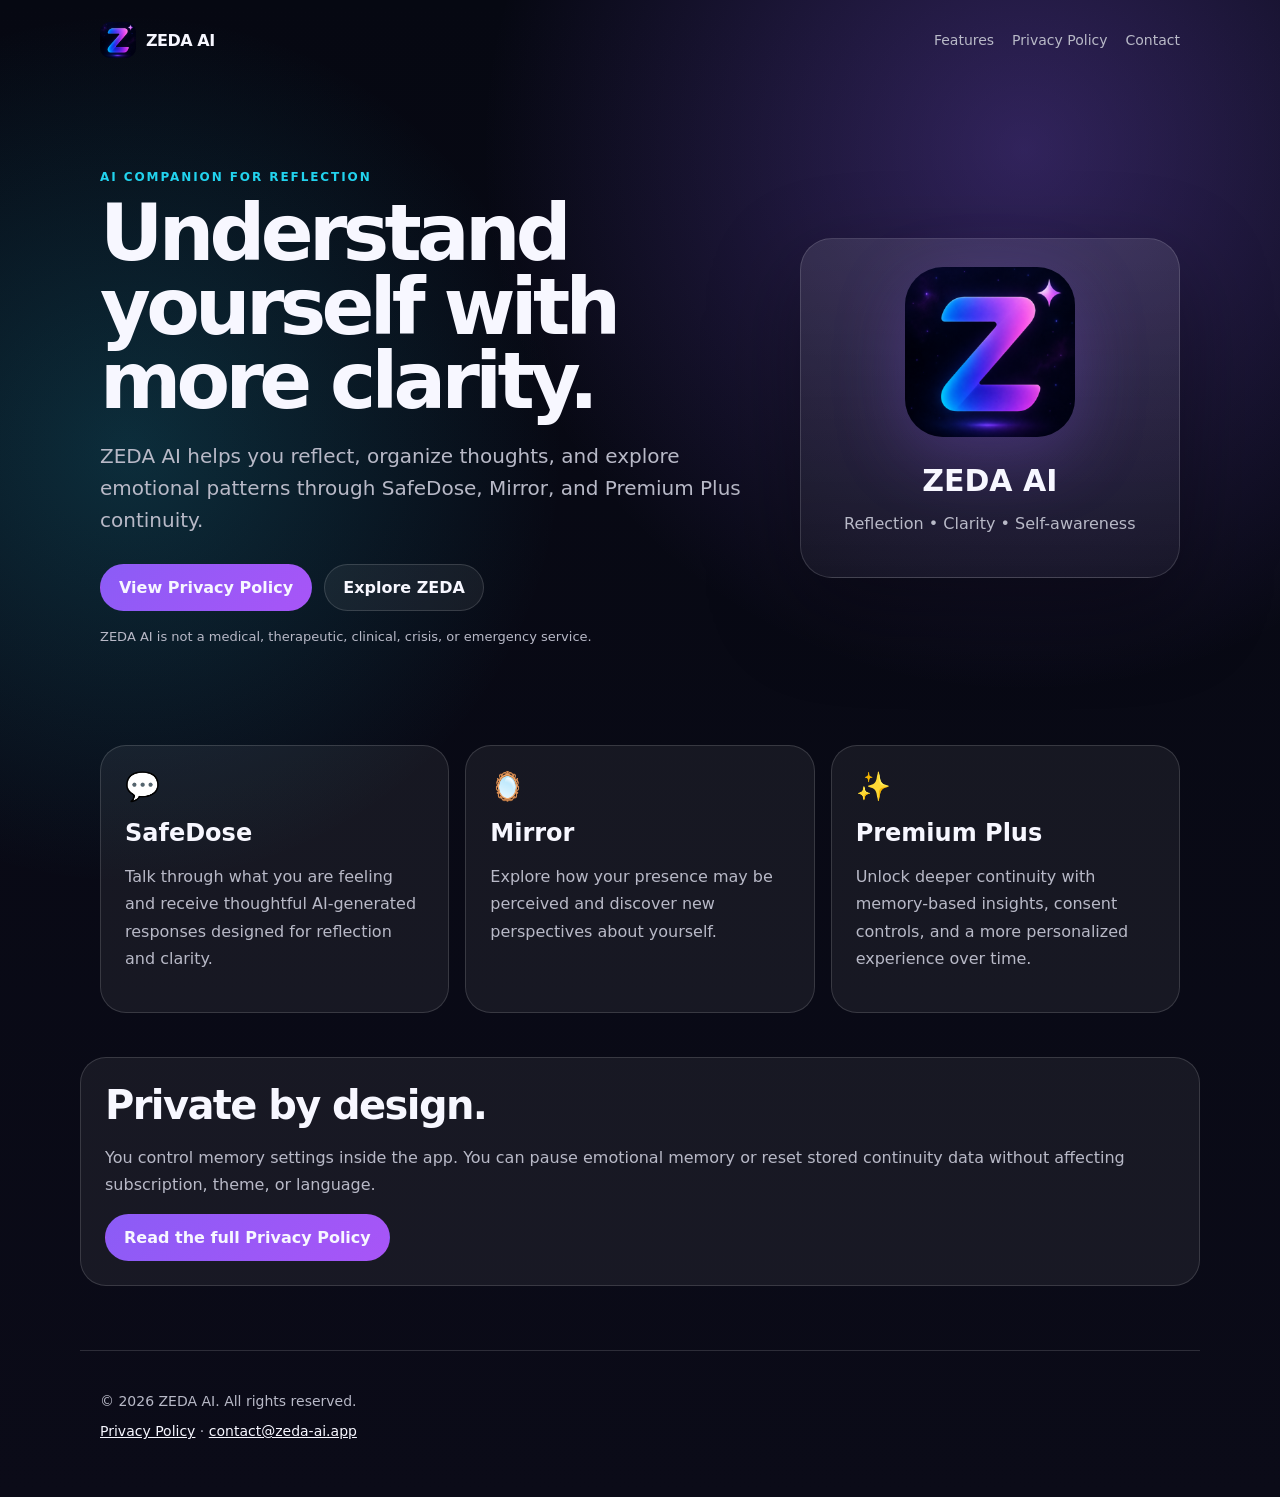
<file: index.html>
<!doctype html>
<html lang="en">
<head>
  <meta charset="utf-8" />
  <meta name="viewport" content="width=device-width, initial-scale=1" />
  <title>ZEDA AI — Reflection and Self-Awareness</title>
  <meta name="description" content="ZEDA AI is an AI companion for reflection, clarity, and self-awareness. SafeDose and Mirror help users organize thoughts and reflect privately." />
  <link rel="stylesheet" href="styles.css" />
</head>
<body>
  <header class="nav">
    <div class="brand">
      <img src="assets/icon.png" alt="ZEDA AI icon" />
      <span>ZEDA AI</span>
    </div>
    <nav>
      <a href="#features">Features</a>
      <a href="privacy.html">Privacy Policy</a>
      <a href="mailto:contact@zeda-ai.app">Contact</a>
    </nav>
  </header>

  <main>
    <section class="hero">
      <div class="hero-copy">
        <p class="eyebrow">AI companion for reflection</p>
        <h1>Understand yourself with more clarity.</h1>
        <p class="subtitle">ZEDA AI helps you reflect, organize thoughts, and explore emotional patterns through SafeDose, Mirror, and Premium Plus continuity.</p>
        <div class="cta-row">
          <a class="button primary" href="privacy.html">View Privacy Policy</a>
          <a class="button secondary" href="#features">Explore ZEDA</a>
        </div>
        <p class="disclaimer">ZEDA AI is not a medical, therapeutic, clinical, crisis, or emergency service.</p>
      </div>
      <div class="hero-card">
        <img src="assets/icon.png" alt="ZEDA AI icon" />
        <h2>ZEDA AI</h2>
        <p>Reflection • Clarity • Self-awareness</p>
      </div>
    </section>

    <section id="features" class="features">
      <article>
        <span class="icon">💬</span>
        <h3>SafeDose</h3>
        <p>Talk through what you are feeling and receive thoughtful AI-generated responses designed for reflection and clarity.</p>
      </article>
      <article>
        <span class="icon">🪞</span>
        <h3>Mirror</h3>
        <p>Explore how your presence may be perceived and discover new perspectives about yourself.</p>
      </article>
      <article>
        <span class="icon">✨</span>
        <h3>Premium Plus</h3>
        <p>Unlock deeper continuity with memory-based insights, consent controls, and a more personalized experience over time.</p>
      </article>
    </section>

    <section class="trust">
      <h2>Private by design.</h2>
      <p>You control memory settings inside the app. You can pause emotional memory or reset stored continuity data without affecting subscription, theme, or language.</p>
      <a class="button primary" href="privacy.html">Read the full Privacy Policy</a>
    </section>
  </main>

  <footer>
    <p>© 2026 ZEDA AI. All rights reserved.</p>
    <p><a href="privacy.html">Privacy Policy</a> · <a href="mailto:contact@zeda-ai.app">contact@zeda-ai.app</a></p>
  </footer>
</body>
</html>
</file>
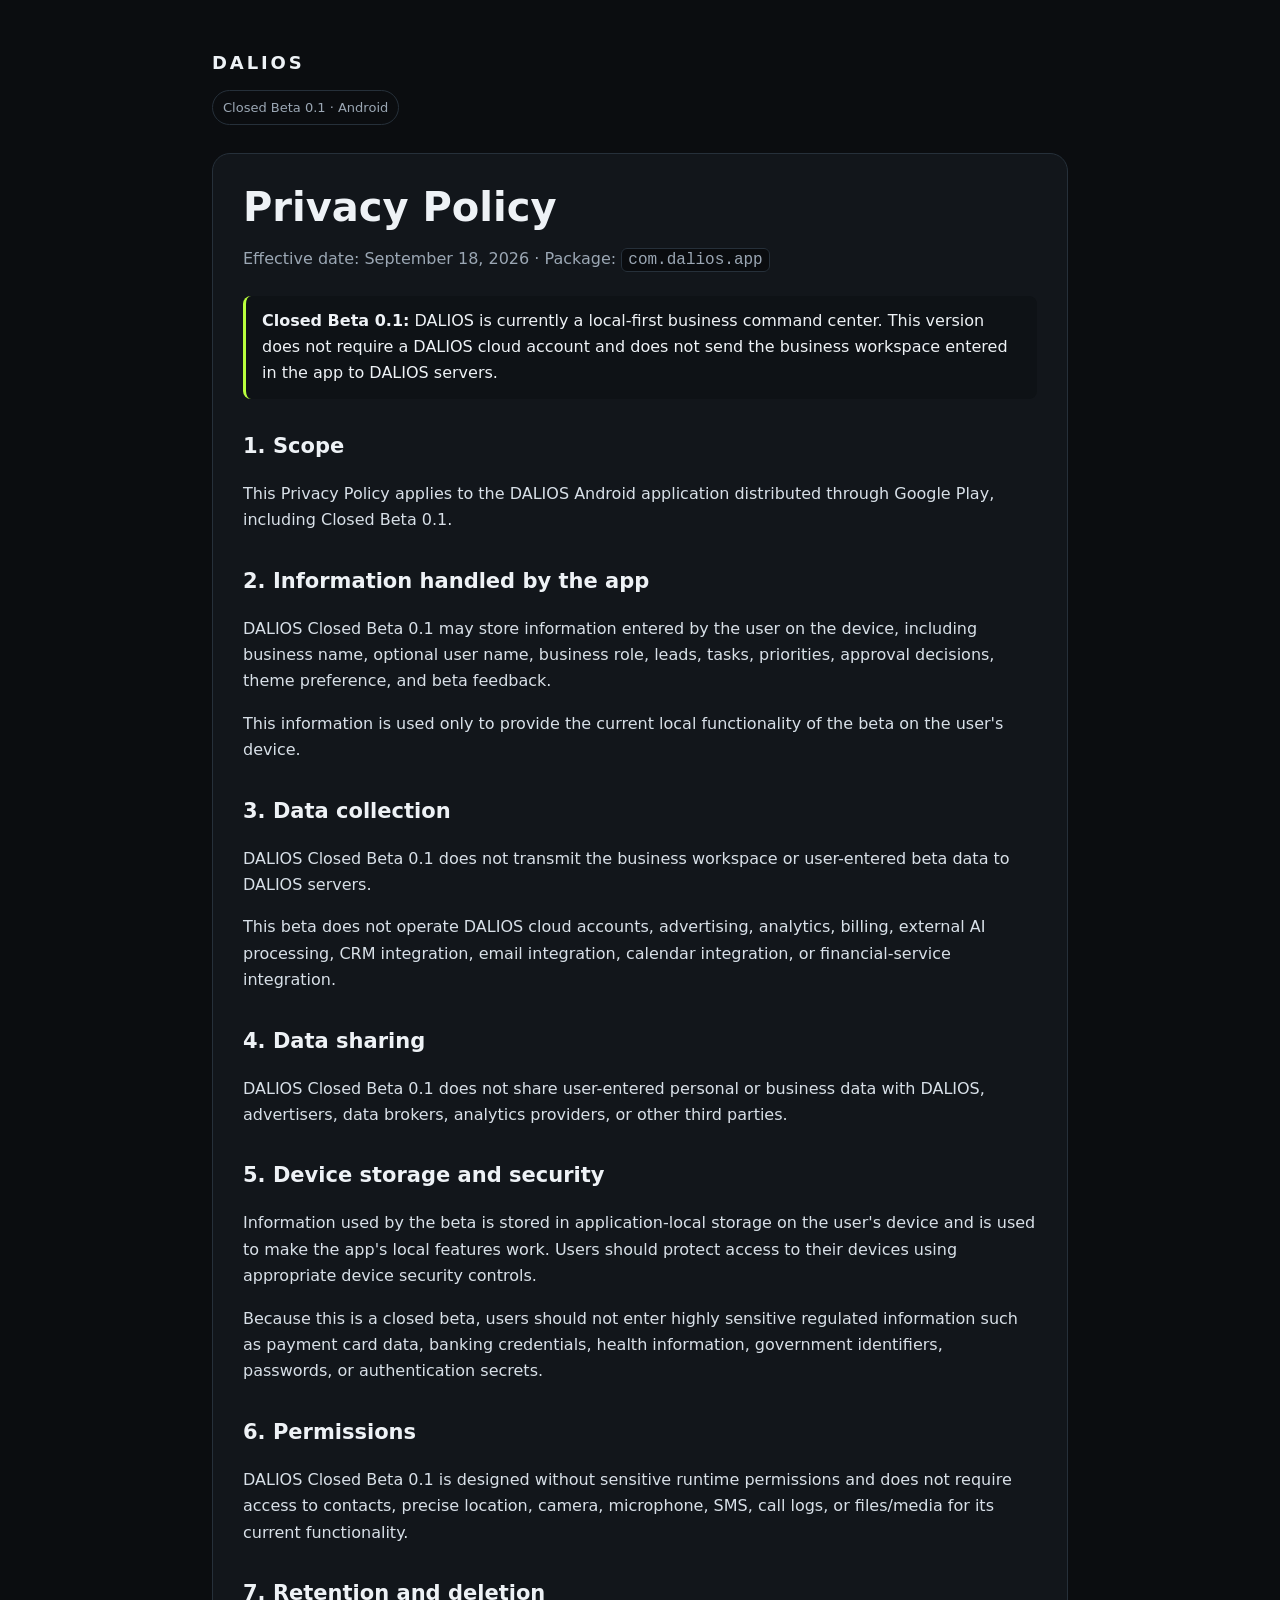
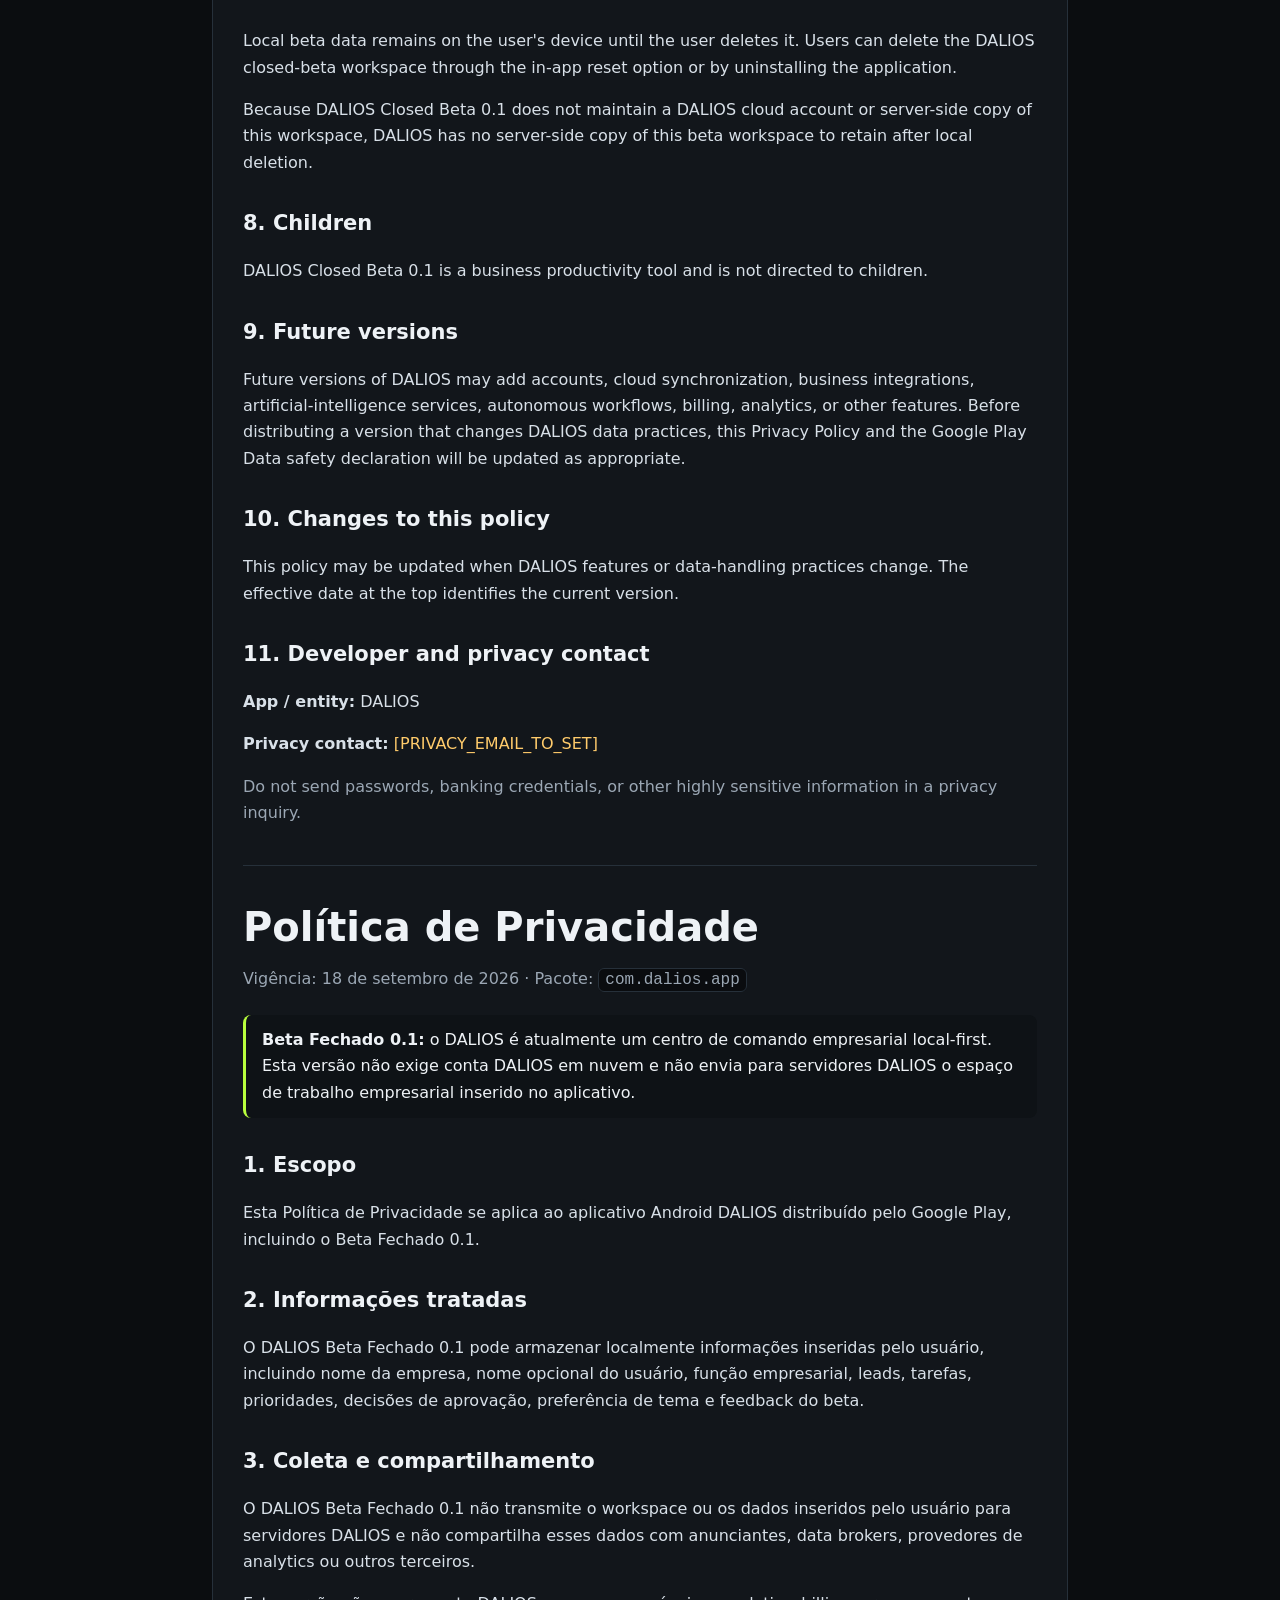
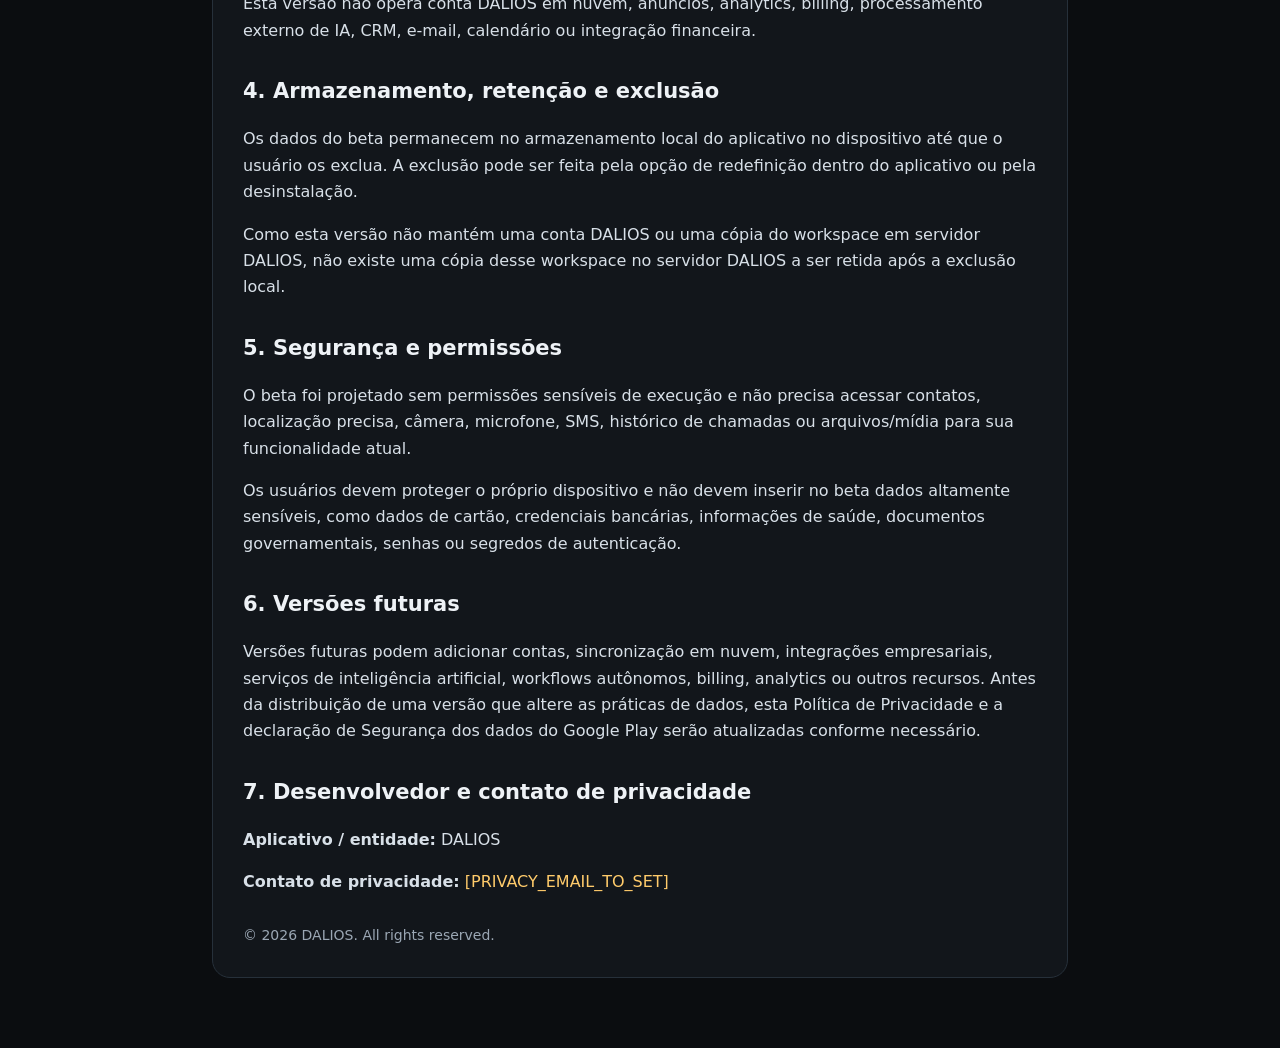
<file: dalios/index.html>
<!doctype html>
<html lang="en">
<head>
  <meta charset="utf-8">
  <meta name="viewport" content="width=device-width, initial-scale=1">
  <meta http-equiv="refresh" content="0; url=privacy.html">
  <title>DALIOS</title>
  <link rel="canonical" href="privacy.html">
</head>
<body>
  <p>Redirecting to <a href="privacy.html">DALIOS Privacy Policy</a>…</p>
</body>
</html>
</file>
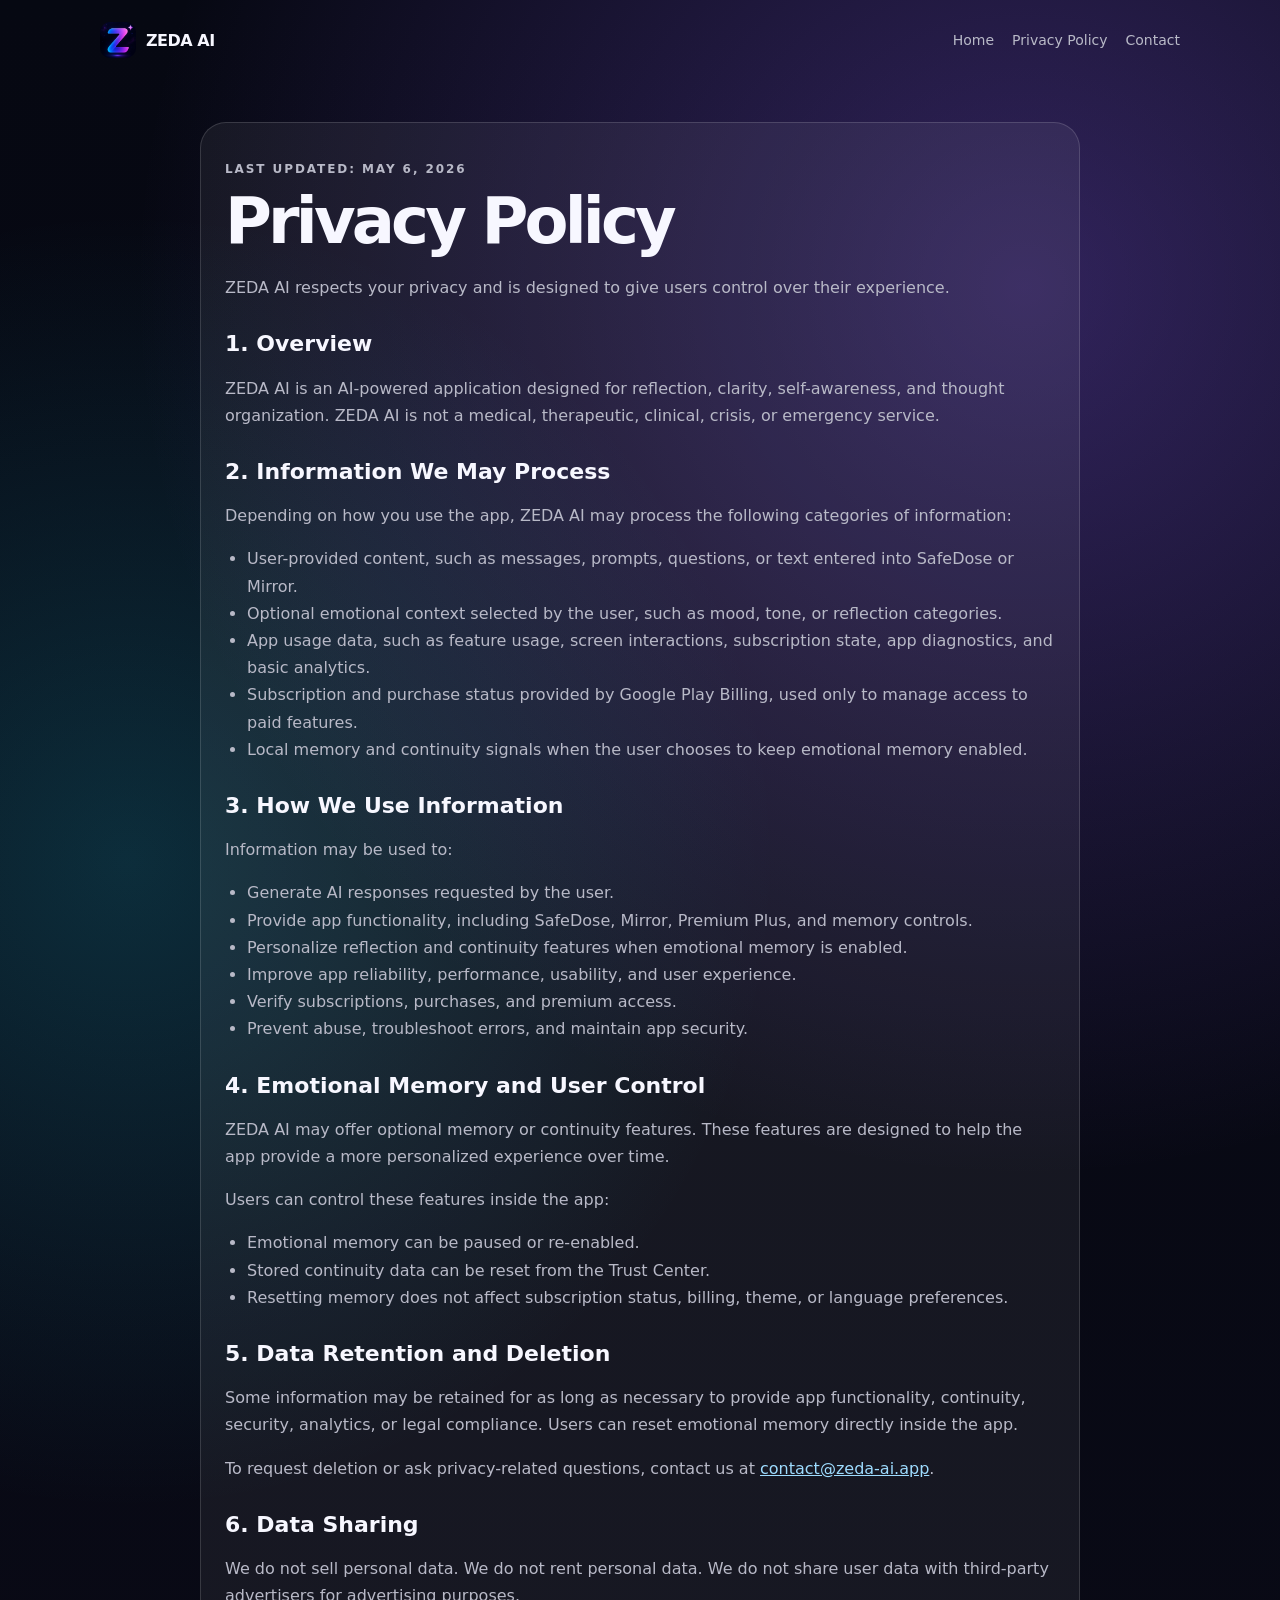
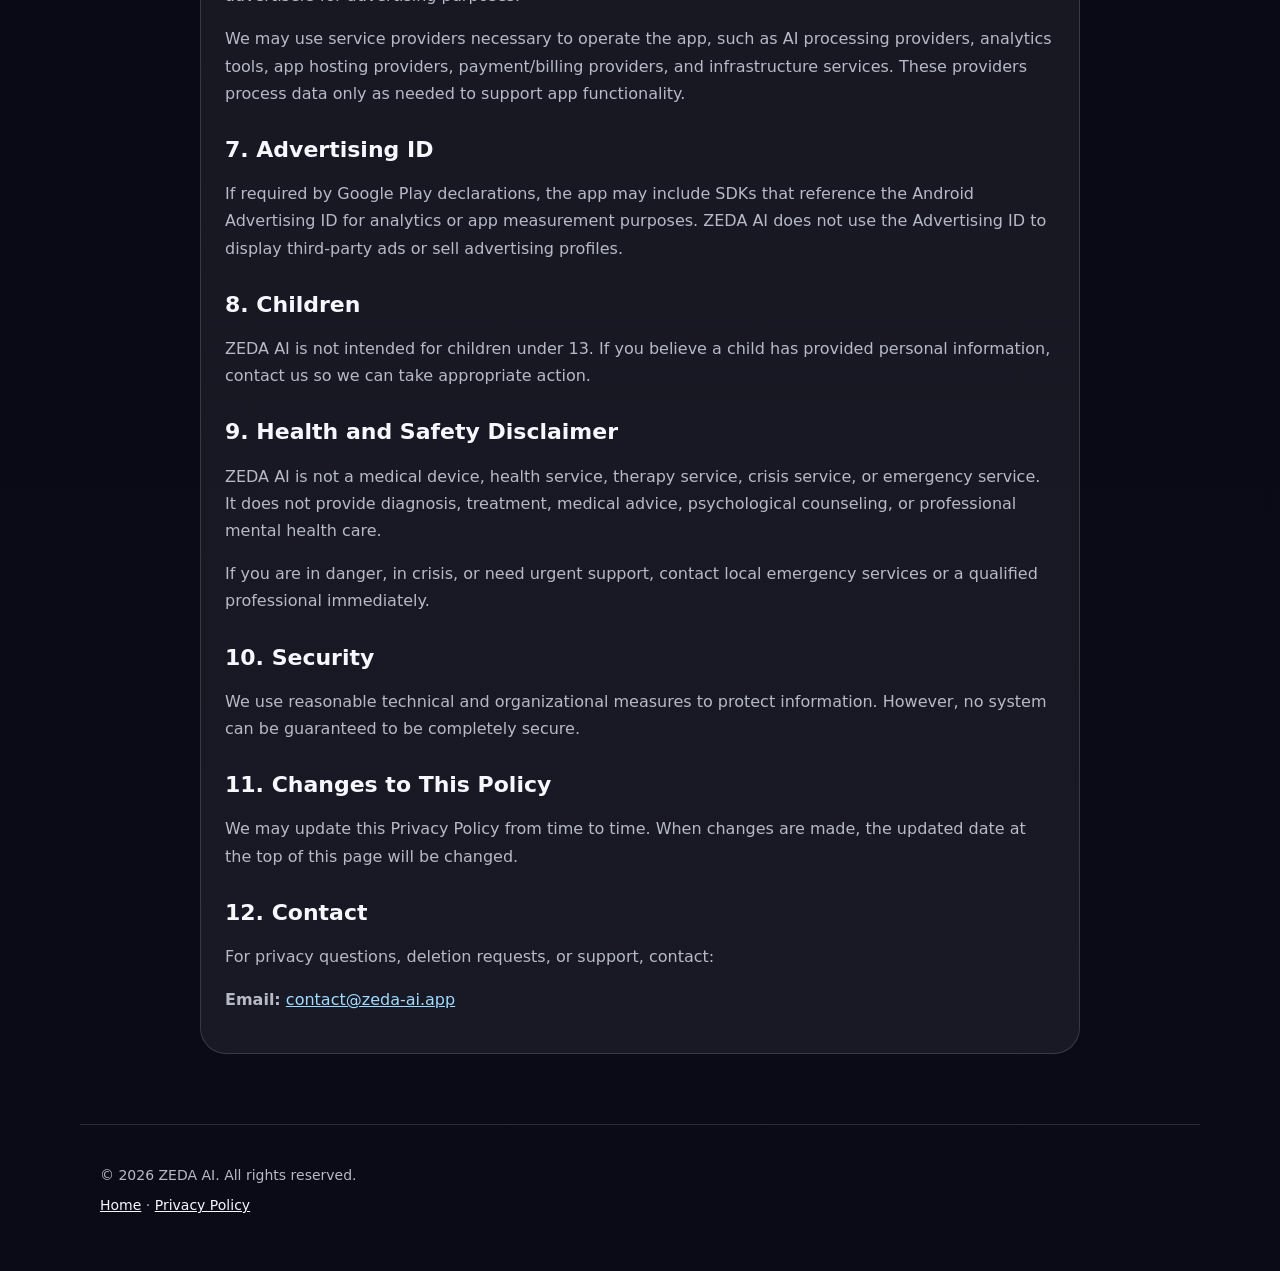
<file: privacy.html>
<!doctype html>
<html lang="en">
<head>
  <meta charset="utf-8" />
  <meta name="viewport" content="width=device-width, initial-scale=1" />
  <title>Privacy Policy — ZEDA AI</title>
  <meta name="description" content="Privacy Policy for ZEDA AI." />
  <link rel="stylesheet" href="styles.css" />
</head>
<body>
  <header class="nav">
    <div class="brand">
      <img src="assets/icon.png" alt="ZEDA AI icon" />
      <span>ZEDA AI</span>
    </div>
    <nav>
      <a href="index.html">Home</a>
      <a href="privacy.html">Privacy Policy</a>
      <a href="mailto:contact@zeda-ai.app">Contact</a>
    </nav>
  </header>

  <main class="policy">
    <section class="policy-card">
      <p class="eyebrow">Last updated: May 6, 2026</p>
      <h1>Privacy Policy</h1>
      <p>ZEDA AI respects your privacy and is designed to give users control over their experience.</p>

      <h2>1. Overview</h2>
      <p>ZEDA AI is an AI-powered application designed for reflection, clarity, self-awareness, and thought organization. ZEDA AI is not a medical, therapeutic, clinical, crisis, or emergency service.</p>

      <h2>2. Information We May Process</h2>
      <p>Depending on how you use the app, ZEDA AI may process the following categories of information:</p>
      <ul>
        <li>User-provided content, such as messages, prompts, questions, or text entered into SafeDose or Mirror.</li>
        <li>Optional emotional context selected by the user, such as mood, tone, or reflection categories.</li>
        <li>App usage data, such as feature usage, screen interactions, subscription state, app diagnostics, and basic analytics.</li>
        <li>Subscription and purchase status provided by Google Play Billing, used only to manage access to paid features.</li>
        <li>Local memory and continuity signals when the user chooses to keep emotional memory enabled.</li>
      </ul>

      <h2>3. How We Use Information</h2>
      <p>Information may be used to:</p>
      <ul>
        <li>Generate AI responses requested by the user.</li>
        <li>Provide app functionality, including SafeDose, Mirror, Premium Plus, and memory controls.</li>
        <li>Personalize reflection and continuity features when emotional memory is enabled.</li>
        <li>Improve app reliability, performance, usability, and user experience.</li>
        <li>Verify subscriptions, purchases, and premium access.</li>
        <li>Prevent abuse, troubleshoot errors, and maintain app security.</li>
      </ul>

      <h2>4. Emotional Memory and User Control</h2>
      <p>ZEDA AI may offer optional memory or continuity features. These features are designed to help the app provide a more personalized experience over time.</p>
      <p>Users can control these features inside the app:</p>
      <ul>
        <li>Emotional memory can be paused or re-enabled.</li>
        <li>Stored continuity data can be reset from the Trust Center.</li>
        <li>Resetting memory does not affect subscription status, billing, theme, or language preferences.</li>
      </ul>

      <h2>5. Data Retention and Deletion</h2>
      <p>Some information may be retained for as long as necessary to provide app functionality, continuity, security, analytics, or legal compliance. Users can reset emotional memory directly inside the app.</p>
      <p>To request deletion or ask privacy-related questions, contact us at <a href="mailto:contact@zeda-ai.app">contact@zeda-ai.app</a>.</p>

      <h2>6. Data Sharing</h2>
      <p>We do not sell personal data. We do not rent personal data. We do not share user data with third-party advertisers for advertising purposes.</p>
      <p>We may use service providers necessary to operate the app, such as AI processing providers, analytics tools, app hosting providers, payment/billing providers, and infrastructure services. These providers process data only as needed to support app functionality.</p>

      <h2>7. Advertising ID</h2>
      <p>If required by Google Play declarations, the app may include SDKs that reference the Android Advertising ID for analytics or app measurement purposes. ZEDA AI does not use the Advertising ID to display third-party ads or sell advertising profiles.</p>

      <h2>8. Children</h2>
      <p>ZEDA AI is not intended for children under 13. If you believe a child has provided personal information, contact us so we can take appropriate action.</p>

      <h2>9. Health and Safety Disclaimer</h2>
      <p>ZEDA AI is not a medical device, health service, therapy service, crisis service, or emergency service. It does not provide diagnosis, treatment, medical advice, psychological counseling, or professional mental health care.</p>
      <p>If you are in danger, in crisis, or need urgent support, contact local emergency services or a qualified professional immediately.</p>

      <h2>10. Security</h2>
      <p>We use reasonable technical and organizational measures to protect information. However, no system can be guaranteed to be completely secure.</p>

      <h2>11. Changes to This Policy</h2>
      <p>We may update this Privacy Policy from time to time. When changes are made, the updated date at the top of this page will be changed.</p>

      <h2>12. Contact</h2>
      <p>For privacy questions, deletion requests, or support, contact:</p>
      <p><strong>Email:</strong> <a href="mailto:contact@zeda-ai.app">contact@zeda-ai.app</a></p>
    </section>
  </main>

  <footer>
    <p>© 2026 ZEDA AI. All rights reserved.</p>
    <p><a href="index.html">Home</a> · <a href="privacy.html">Privacy Policy</a></p>
  </footer>
</body>
</html>
</file>
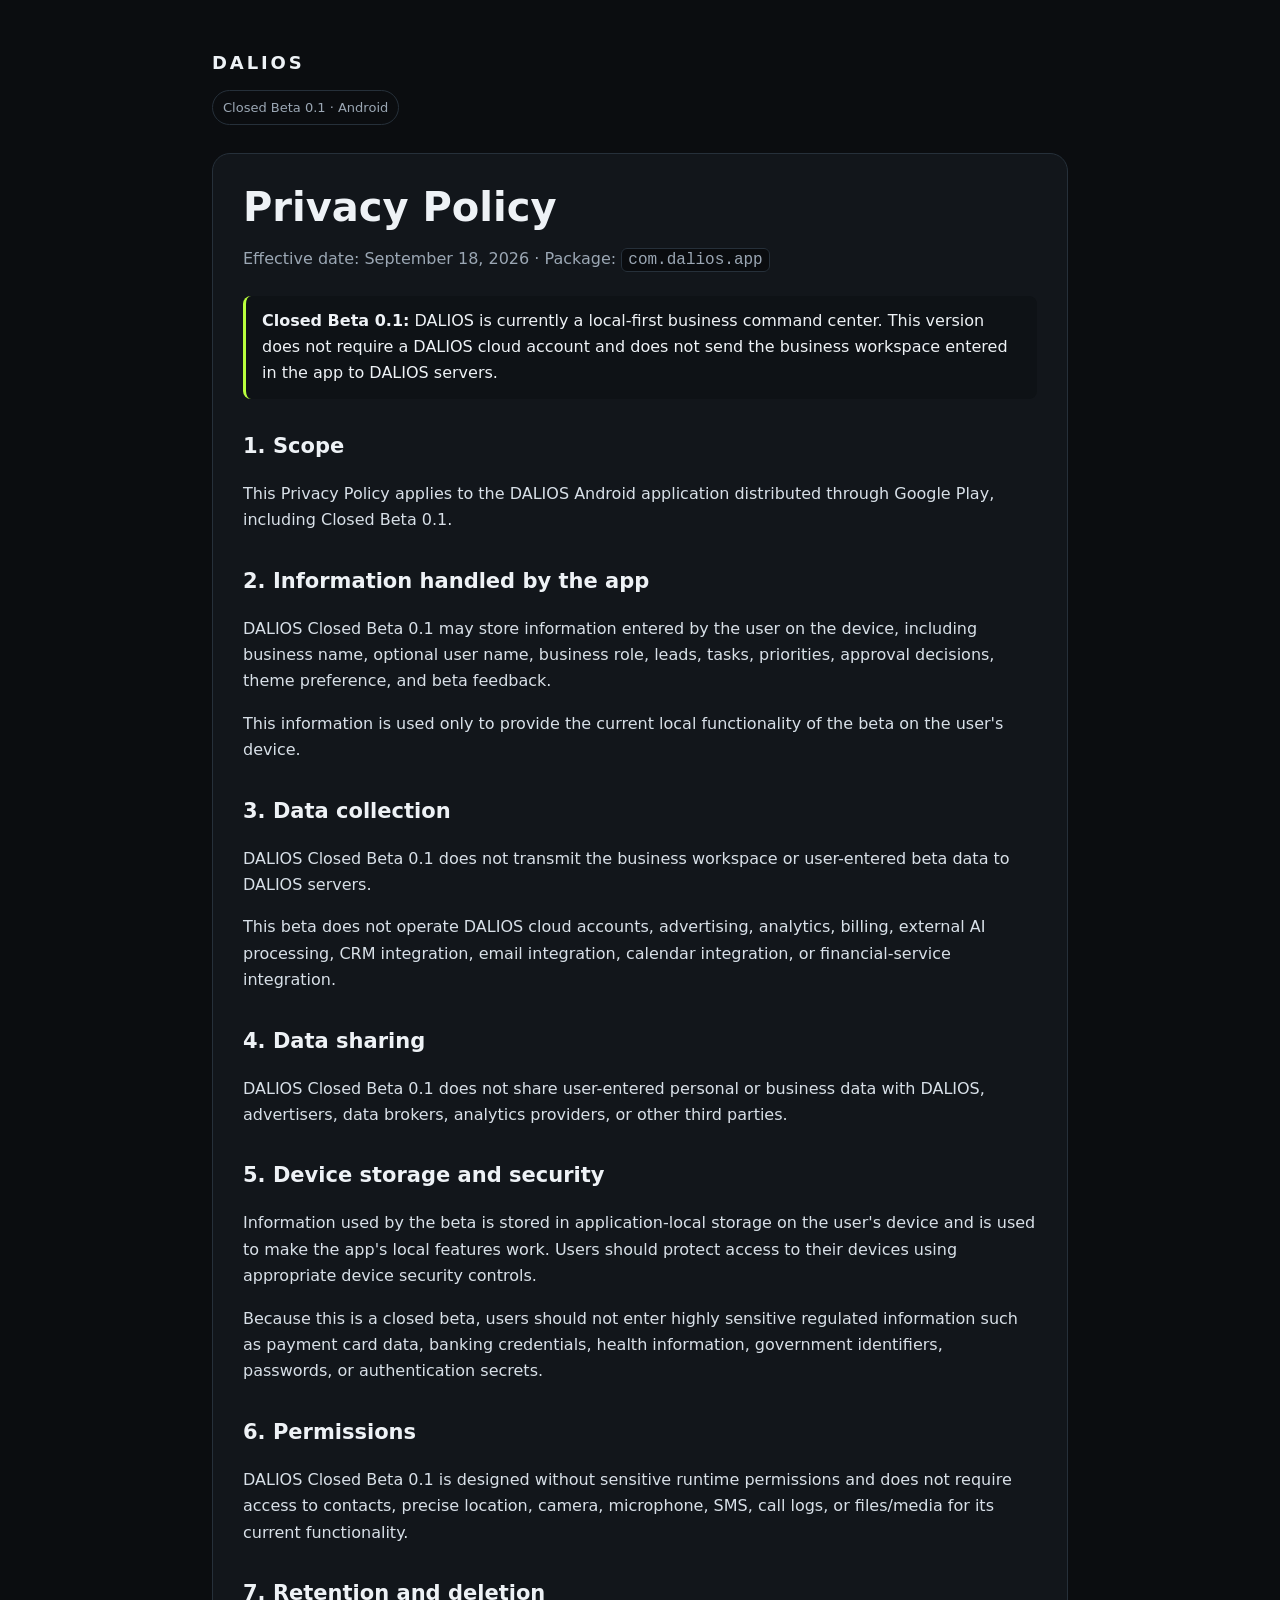
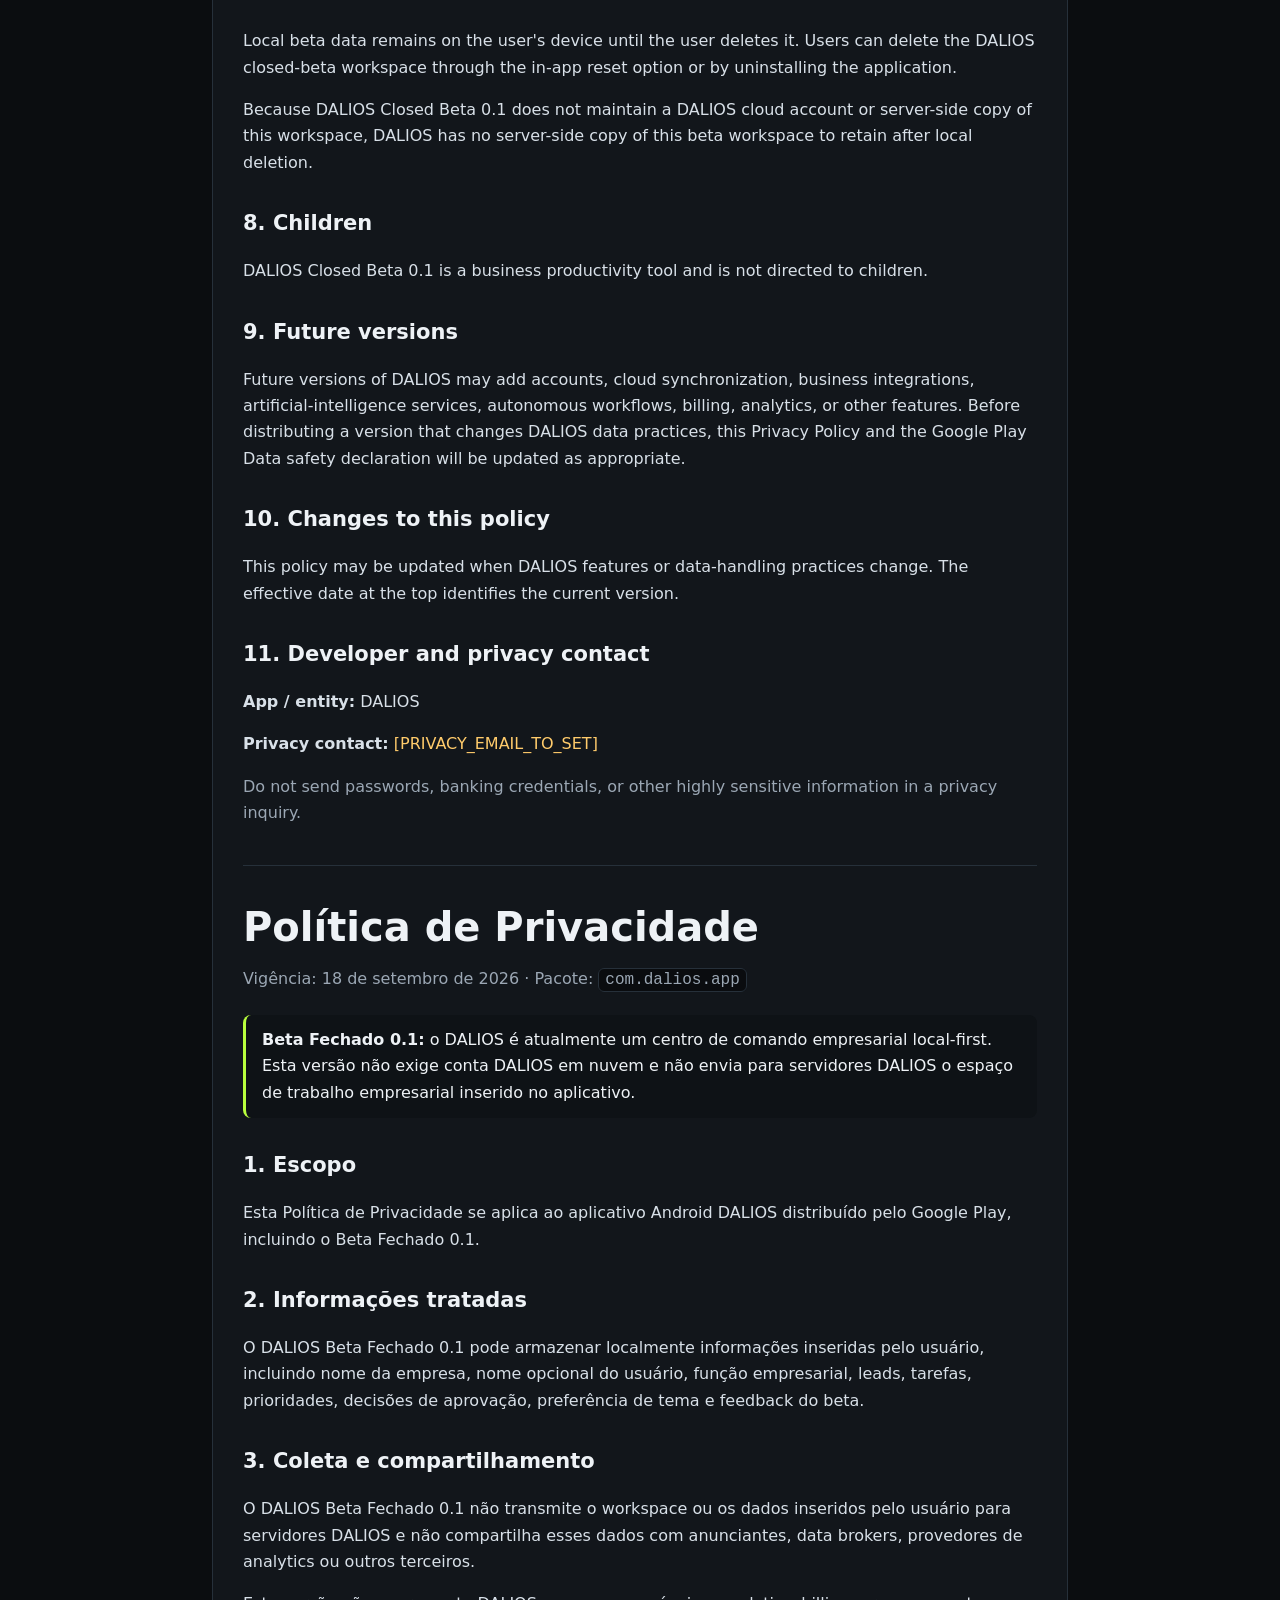
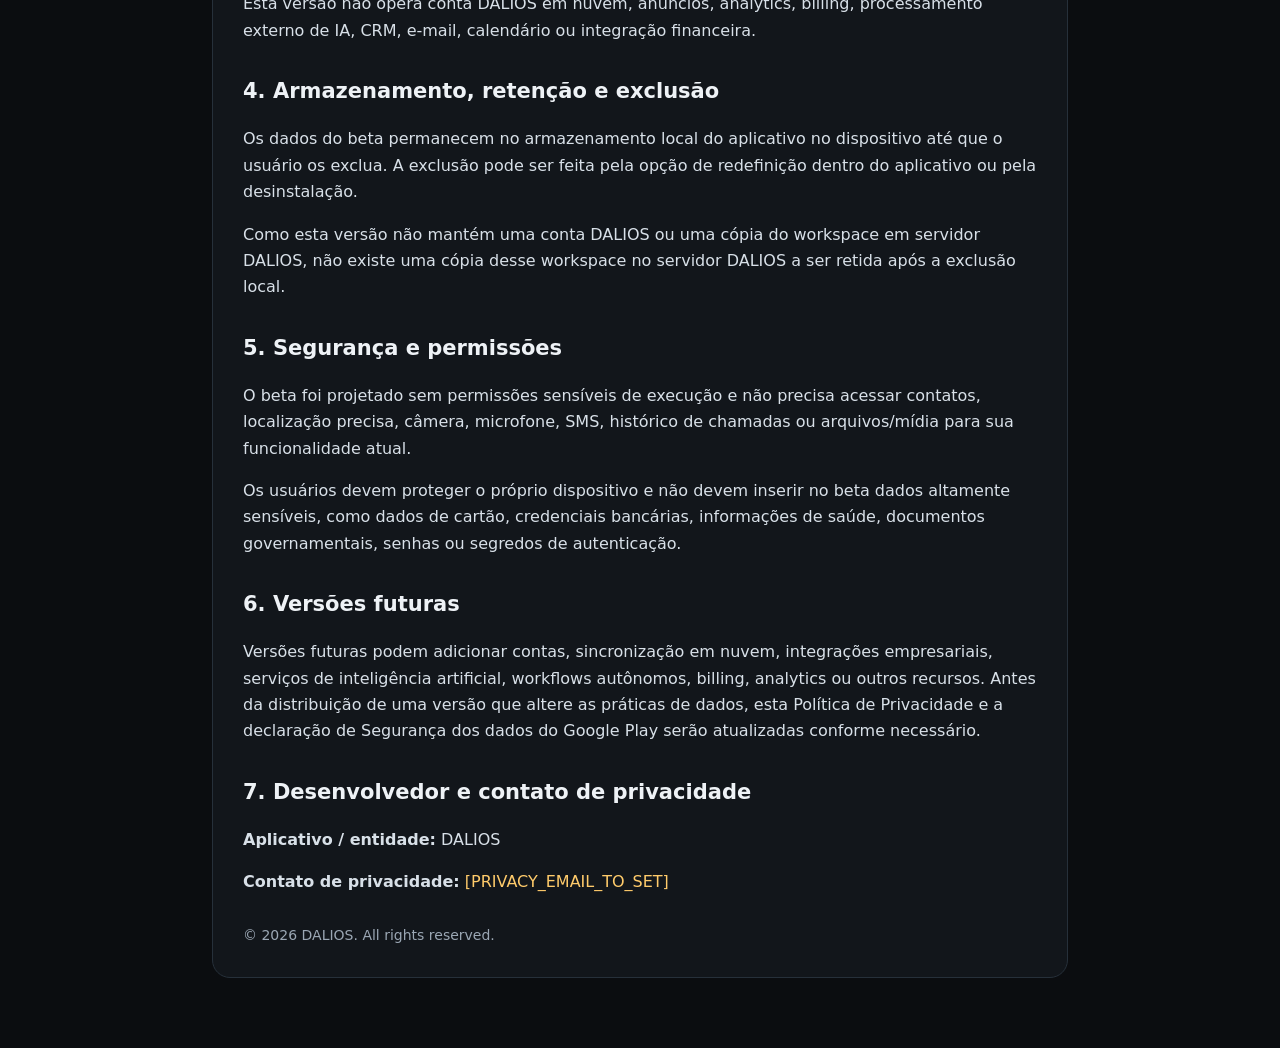
<file: dalios/privacy.html>
<!doctype html>
<html lang="en">
<head>
  <meta charset="utf-8">
  <meta name="viewport" content="width=device-width, initial-scale=1">
  <meta name="robots" content="index,follow">
  <title>Privacy Policy — DALIOS</title>
  <meta name="description" content="Privacy Policy for DALIOS Closed Beta.">
  <style>
    :root{--bg:#0b0d10;--card:#12161b;--text:#eef2f6;--muted:#9ba7b4;--line:#26303a;--accent:#b9ff3d}
    *{box-sizing:border-box}
    body{margin:0;background:var(--bg);color:var(--text);font:16px/1.65 Inter,system-ui,-apple-system,Segoe UI,Roboto,Arial,sans-serif}
    .wrap{max-width:900px;margin:auto;padding:48px 22px 72px}
    .brand{font-weight:800;letter-spacing:.16em;font-size:18px}
    .pill{display:inline-block;margin-top:12px;padding:6px 10px;border:1px solid var(--line);border-radius:999px;color:var(--muted);font-size:13px}
    .card{margin-top:28px;background:var(--card);border:1px solid var(--line);border-radius:18px;padding:30px}
    h1{font-size:40px;line-height:1.15;margin:0 0 10px}
    h2{font-size:21px;margin-top:30px}
    p,li{color:#d8e0e8}
    a{color:var(--accent)}
    code{background:#0a0c0f;border:1px solid var(--line);padding:2px 6px;border-radius:6px}
    .notice{border-left:3px solid var(--accent);padding:12px 16px;background:#0e1216;border-radius:8px;margin:22px 0}
    .meta,.foot{color:var(--muted)}
    .foot{margin-top:28px;font-size:14px}
    hr{border:0;border-top:1px solid var(--line);margin:38px 0}
    @media(max-width:600px){h1{font-size:32px}.card{padding:22px}}
  </style>
</head>
<body>
  <main class="wrap">
    <div class="brand">DALIOS</div>
    <div class="pill">Closed Beta 0.1 · Android</div>

    <article class="card">
      <h1>Privacy Policy</h1>
      <p class="meta">Effective date: September 18, 2026 · Package: <code>com.dalios.app</code></p>

      <div class="notice">
        <strong>Closed Beta 0.1:</strong> DALIOS is currently a local-first business command center.
        This version does not require a DALIOS cloud account and does not send the business workspace
        entered in the app to DALIOS servers.
      </div>

      <h2>1. Scope</h2>
      <p>This Privacy Policy applies to the DALIOS Android application distributed through Google Play, including Closed Beta 0.1.</p>

      <h2>2. Information handled by the app</h2>
      <p>DALIOS Closed Beta 0.1 may store information entered by the user on the device, including business name, optional user name, business role, leads, tasks, priorities, approval decisions, theme preference, and beta feedback.</p>
      <p>This information is used only to provide the current local functionality of the beta on the user's device.</p>

      <h2>3. Data collection</h2>
      <p>DALIOS Closed Beta 0.1 does not transmit the business workspace or user-entered beta data to DALIOS servers.</p>
      <p>This beta does not operate DALIOS cloud accounts, advertising, analytics, billing, external AI processing, CRM integration, email integration, calendar integration, or financial-service integration.</p>

      <h2>4. Data sharing</h2>
      <p>DALIOS Closed Beta 0.1 does not share user-entered personal or business data with DALIOS, advertisers, data brokers, analytics providers, or other third parties.</p>

      <h2>5. Device storage and security</h2>
      <p>Information used by the beta is stored in application-local storage on the user's device and is used to make the app's local features work. Users should protect access to their devices using appropriate device security controls.</p>
      <p>Because this is a closed beta, users should not enter highly sensitive regulated information such as payment card data, banking credentials, health information, government identifiers, passwords, or authentication secrets.</p>

      <h2>6. Permissions</h2>
      <p>DALIOS Closed Beta 0.1 is designed without sensitive runtime permissions and does not require access to contacts, precise location, camera, microphone, SMS, call logs, or files/media for its current functionality.</p>

      <h2>7. Retention and deletion</h2>
      <p>Local beta data remains on the user's device until the user deletes it. Users can delete the DALIOS closed-beta workspace through the in-app reset option or by uninstalling the application.</p>
      <p>Because DALIOS Closed Beta 0.1 does not maintain a DALIOS cloud account or server-side copy of this workspace, DALIOS has no server-side copy of this beta workspace to retain after local deletion.</p>

      <h2>8. Children</h2>
      <p>DALIOS Closed Beta 0.1 is a business productivity tool and is not directed to children.</p>

      <h2>9. Future versions</h2>
      <p>Future versions of DALIOS may add accounts, cloud synchronization, business integrations, artificial-intelligence services, autonomous workflows, billing, analytics, or other features. Before distributing a version that changes DALIOS data practices, this Privacy Policy and the Google Play Data safety declaration will be updated as appropriate.</p>

      <h2>10. Changes to this policy</h2>
      <p>This policy may be updated when DALIOS features or data-handling practices change. The effective date at the top identifies the current version.</p>

      <h2>11. Developer and privacy contact</h2>
      <p><strong>App / entity:</strong> DALIOS</p>
      <p><strong>Privacy contact:</strong> <span style="color:#ffcb6b">[PRIVACY_EMAIL_TO_SET]</span></p>
      <p class="meta">Do not send passwords, banking credentials, or other highly sensitive information in a privacy inquiry.</p>

      <hr>

      <h1 lang="pt-BR">Política de Privacidade</h1>
      <p lang="pt-BR" class="meta">Vigência: 18 de setembro de 2026 · Pacote: <code>com.dalios.app</code></p>

      <div lang="pt-BR" class="notice">
        <strong>Beta Fechado 0.1:</strong> o DALIOS é atualmente um centro de comando empresarial local-first.
        Esta versão não exige conta DALIOS em nuvem e não envia para servidores DALIOS o espaço de trabalho
        empresarial inserido no aplicativo.
      </div>

      <h2 lang="pt-BR">1. Escopo</h2>
      <p lang="pt-BR">Esta Política de Privacidade se aplica ao aplicativo Android DALIOS distribuído pelo Google Play, incluindo o Beta Fechado 0.1.</p>

      <h2 lang="pt-BR">2. Informações tratadas</h2>
      <p lang="pt-BR">O DALIOS Beta Fechado 0.1 pode armazenar localmente informações inseridas pelo usuário, incluindo nome da empresa, nome opcional do usuário, função empresarial, leads, tarefas, prioridades, decisões de aprovação, preferência de tema e feedback do beta.</p>

      <h2 lang="pt-BR">3. Coleta e compartilhamento</h2>
      <p lang="pt-BR">O DALIOS Beta Fechado 0.1 não transmite o workspace ou os dados inseridos pelo usuário para servidores DALIOS e não compartilha esses dados com anunciantes, data brokers, provedores de analytics ou outros terceiros.</p>
      <p lang="pt-BR">Esta versão não opera conta DALIOS em nuvem, anúncios, analytics, billing, processamento externo de IA, CRM, e-mail, calendário ou integração financeira.</p>

      <h2 lang="pt-BR">4. Armazenamento, retenção e exclusão</h2>
      <p lang="pt-BR">Os dados do beta permanecem no armazenamento local do aplicativo no dispositivo até que o usuário os exclua. A exclusão pode ser feita pela opção de redefinição dentro do aplicativo ou pela desinstalação.</p>
      <p lang="pt-BR">Como esta versão não mantém uma conta DALIOS ou uma cópia do workspace em servidor DALIOS, não existe uma cópia desse workspace no servidor DALIOS a ser retida após a exclusão local.</p>

      <h2 lang="pt-BR">5. Segurança e permissões</h2>
      <p lang="pt-BR">O beta foi projetado sem permissões sensíveis de execução e não precisa acessar contatos, localização precisa, câmera, microfone, SMS, histórico de chamadas ou arquivos/mídia para sua funcionalidade atual.</p>
      <p lang="pt-BR">Os usuários devem proteger o próprio dispositivo e não devem inserir no beta dados altamente sensíveis, como dados de cartão, credenciais bancárias, informações de saúde, documentos governamentais, senhas ou segredos de autenticação.</p>

      <h2 lang="pt-BR">6. Versões futuras</h2>
      <p lang="pt-BR">Versões futuras podem adicionar contas, sincronização em nuvem, integrações empresariais, serviços de inteligência artificial, workflows autônomos, billing, analytics ou outros recursos. Antes da distribuição de uma versão que altere as práticas de dados, esta Política de Privacidade e a declaração de Segurança dos dados do Google Play serão atualizadas conforme necessário.</p>

      <h2 lang="pt-BR">7. Desenvolvedor e contato de privacidade</h2>
      <p lang="pt-BR"><strong>Aplicativo / entidade:</strong> DALIOS</p>
      <p lang="pt-BR"><strong>Contato de privacidade:</strong> <span style="color:#ffcb6b">[PRIVACY_EMAIL_TO_SET]</span></p>

      <div class="foot">© 2026 DALIOS. All rights reserved.</div>
    </article>
  </main>
</body>
</html>
</file>
<file: styles.css>
:root {
  --bg: #070913;
  --panel: rgba(255,255,255,0.06);
  --panel-strong: rgba(255,255,255,0.10);
  --text: #f7f7ff;
  --muted: #b8b9c7;
  --line: rgba(255,255,255,0.14);
  --primary: #8b5cf6;
  --accent: #22d3ee;
  --warm: #f5c76a;
}
* { box-sizing: border-box; }
html { scroll-behavior: smooth; }
body {
  margin: 0;
  font-family: Inter, ui-sans-serif, system-ui, -apple-system, BlinkMacSystemFont, "Segoe UI", sans-serif;
  background:
    radial-gradient(circle at 80% 10%, rgba(139,92,246,0.32), transparent 32%),
    radial-gradient(circle at 10% 30%, rgba(34,211,238,0.18), transparent 28%),
    linear-gradient(180deg, #060812 0%, #0b0b18 100%);
  color: var(--text);
  min-height: 100vh;
}
a { color: inherit; }
.nav {
  max-width: 1120px;
  margin: 0 auto;
  padding: 22px 20px;
  display: flex;
  justify-content: space-between;
  align-items: center;
  gap: 18px;
}
.brand { display: flex; align-items: center; gap: 10px; font-weight: 800; letter-spacing: -0.03em; }
.brand img { width: 36px; height: 36px; border-radius: 10px; }
.nav nav { display: flex; gap: 18px; color: var(--muted); font-size: 14px; }
.nav nav a { text-decoration: none; }
.nav nav a:hover { color: var(--text); }
.hero {
  max-width: 1120px;
  margin: 0 auto;
  padding: 78px 20px 64px;
  display: grid;
  grid-template-columns: 1.4fr 0.8fr;
  gap: 34px;
  align-items: center;
}
.eyebrow { color: var(--accent); text-transform: uppercase; letter-spacing: 0.16em; font-size: 12px; font-weight: 800; }
h1 { font-size: clamp(42px, 8vw, 78px); line-height: 0.95; letter-spacing: -0.06em; margin: 12px 0 22px; }
.subtitle { color: var(--muted); font-size: 20px; line-height: 1.6; max-width: 710px; }
.cta-row { display: flex; gap: 12px; flex-wrap: wrap; margin-top: 28px; }
.button {
  display: inline-flex;
  align-items: center;
  justify-content: center;
  border-radius: 999px;
  padding: 13px 18px;
  text-decoration: none;
  font-weight: 800;
  border: 1px solid var(--line);
}
.button.primary { background: linear-gradient(135deg, var(--primary), #a855f7); border-color: transparent; }
.button.secondary { background: var(--panel); color: var(--text); }
.disclaimer { color: var(--muted); font-size: 13px; margin-top: 18px; }
.hero-card {
  border: 1px solid var(--line);
  border-radius: 32px;
  padding: 28px;
  background: linear-gradient(180deg, rgba(255,255,255,0.10), rgba(255,255,255,0.04));
  box-shadow: 0 32px 90px rgba(0,0,0,0.35);
  text-align: center;
}
.hero-card img { width: 170px; height: 170px; border-radius: 38px; box-shadow: 0 20px 70px rgba(139,92,246,0.28); }
.hero-card h2 { font-size: 30px; margin: 22px 0 8px; }
.hero-card p { color: var(--muted); }
.features {
  max-width: 1120px;
  margin: 0 auto;
  padding: 24px 20px 44px;
  display: grid;
  grid-template-columns: repeat(3, 1fr);
  gap: 16px;
}
.features article, .trust, .policy-card {
  border: 1px solid var(--line);
  background: var(--panel);
  border-radius: 26px;
  padding: 24px;
}
.icon { font-size: 28px; }
.features h3 { font-size: 24px; margin: 16px 0 8px; }
.features p, .trust p, .policy p, .policy li { color: var(--muted); line-height: 1.7; }
.trust { max-width: 1120px; margin: 0 auto 64px; }
.trust h2 { font-size: 40px; letter-spacing: -0.04em; margin: 0 0 12px; }
.policy { max-width: 920px; margin: 0 auto; padding: 42px 20px 70px; }
.policy-card h1 { font-size: clamp(40px, 7vw, 64px); }
.policy-card h2 { margin-top: 30px; font-size: 22px; }
.policy-card ul { padding-left: 22px; }
.policy-card a { color: #9edcff; }
footer { max-width: 1120px; margin: 0 auto; padding: 28px 20px 44px; color: var(--muted); border-top: 1px solid var(--line); font-size: 14px; }
footer a { color: var(--text); }
@media (max-width: 760px) {
  .nav { align-items: flex-start; flex-direction: column; }
  .hero { grid-template-columns: 1fr; padding-top: 42px; }
  .features { grid-template-columns: 1fr; }
  .hero-card img { width: 128px; height: 128px; }
}
</file>
